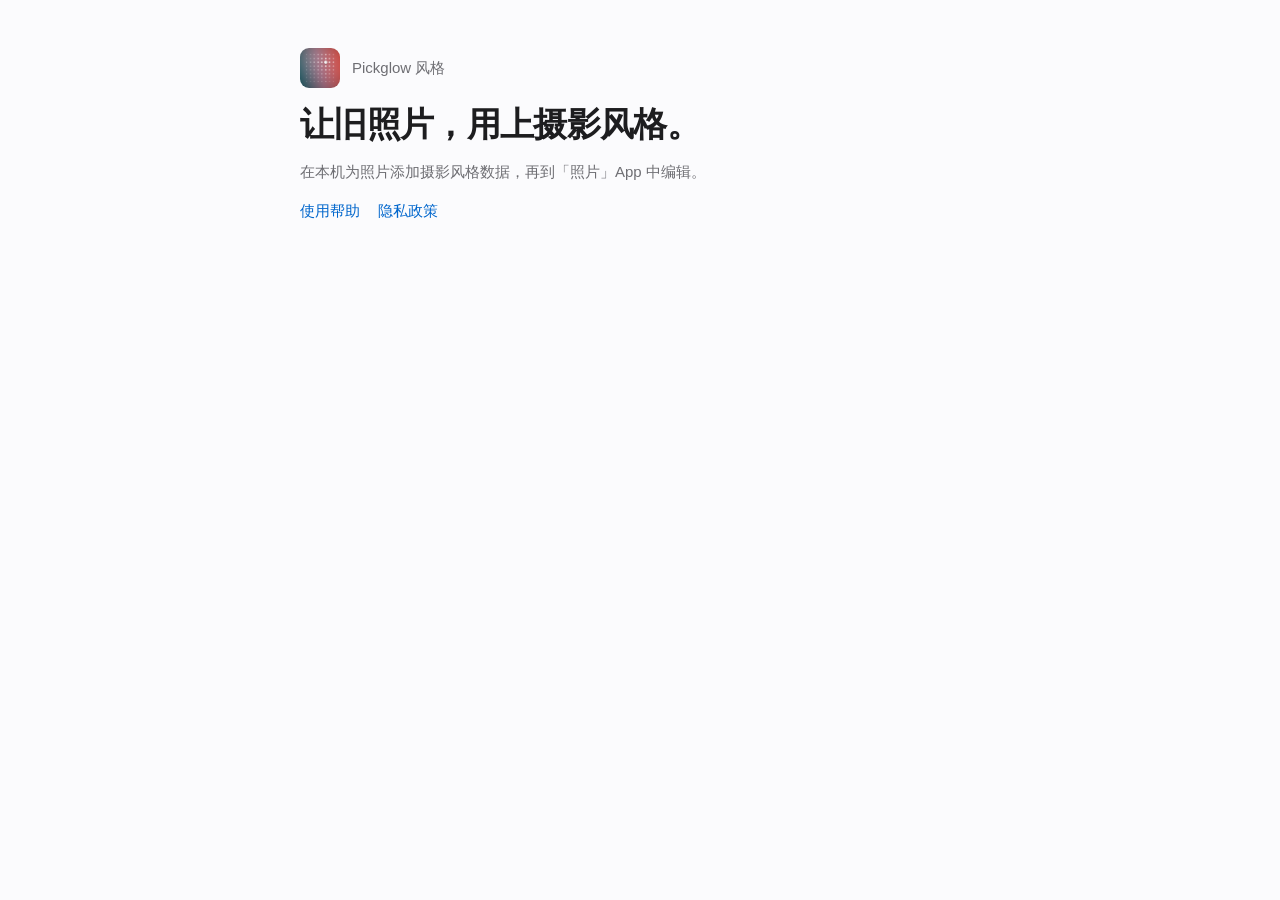
<file: index.html>
<!doctype html>
<html lang="zh-Hans">
<head>
<meta charset="utf-8">
<meta name="viewport" content="width=device-width, initial-scale=1">
<title>Pickglow 风格</title>
<link rel="stylesheet" href="style.css">
</head>
<body>
<main>
  <header>
    <div class="app"><img src="icon.png" alt=""> Pickglow 风格</div>
    <h1>让旧照片，用上摄影风格。</h1>
    <p class="muted">在本机为照片添加摄影风格数据，再到「照片」App 中编辑。</p>
    <nav><a href="support.html">使用帮助</a><a href="privacy.html">隐私政策</a></nav>
  </header>
</main>
</body>
</html>
</file>
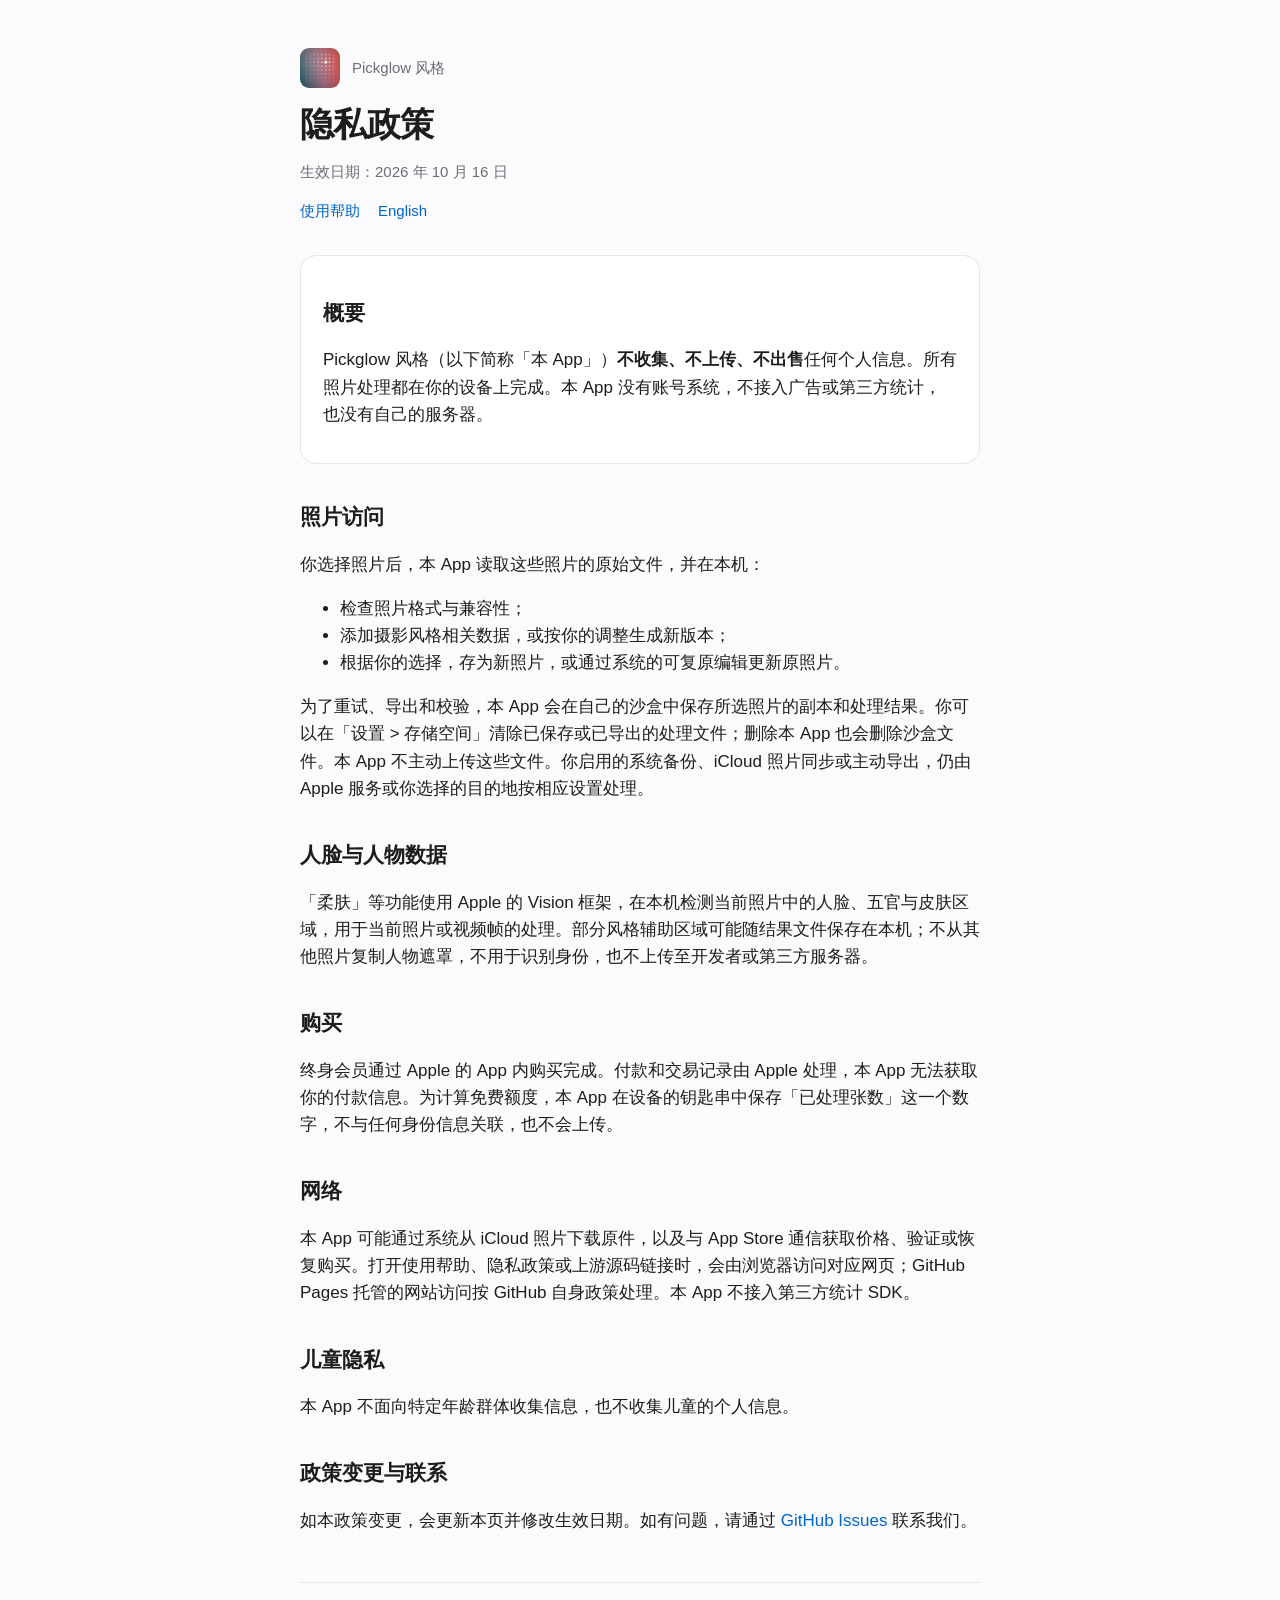
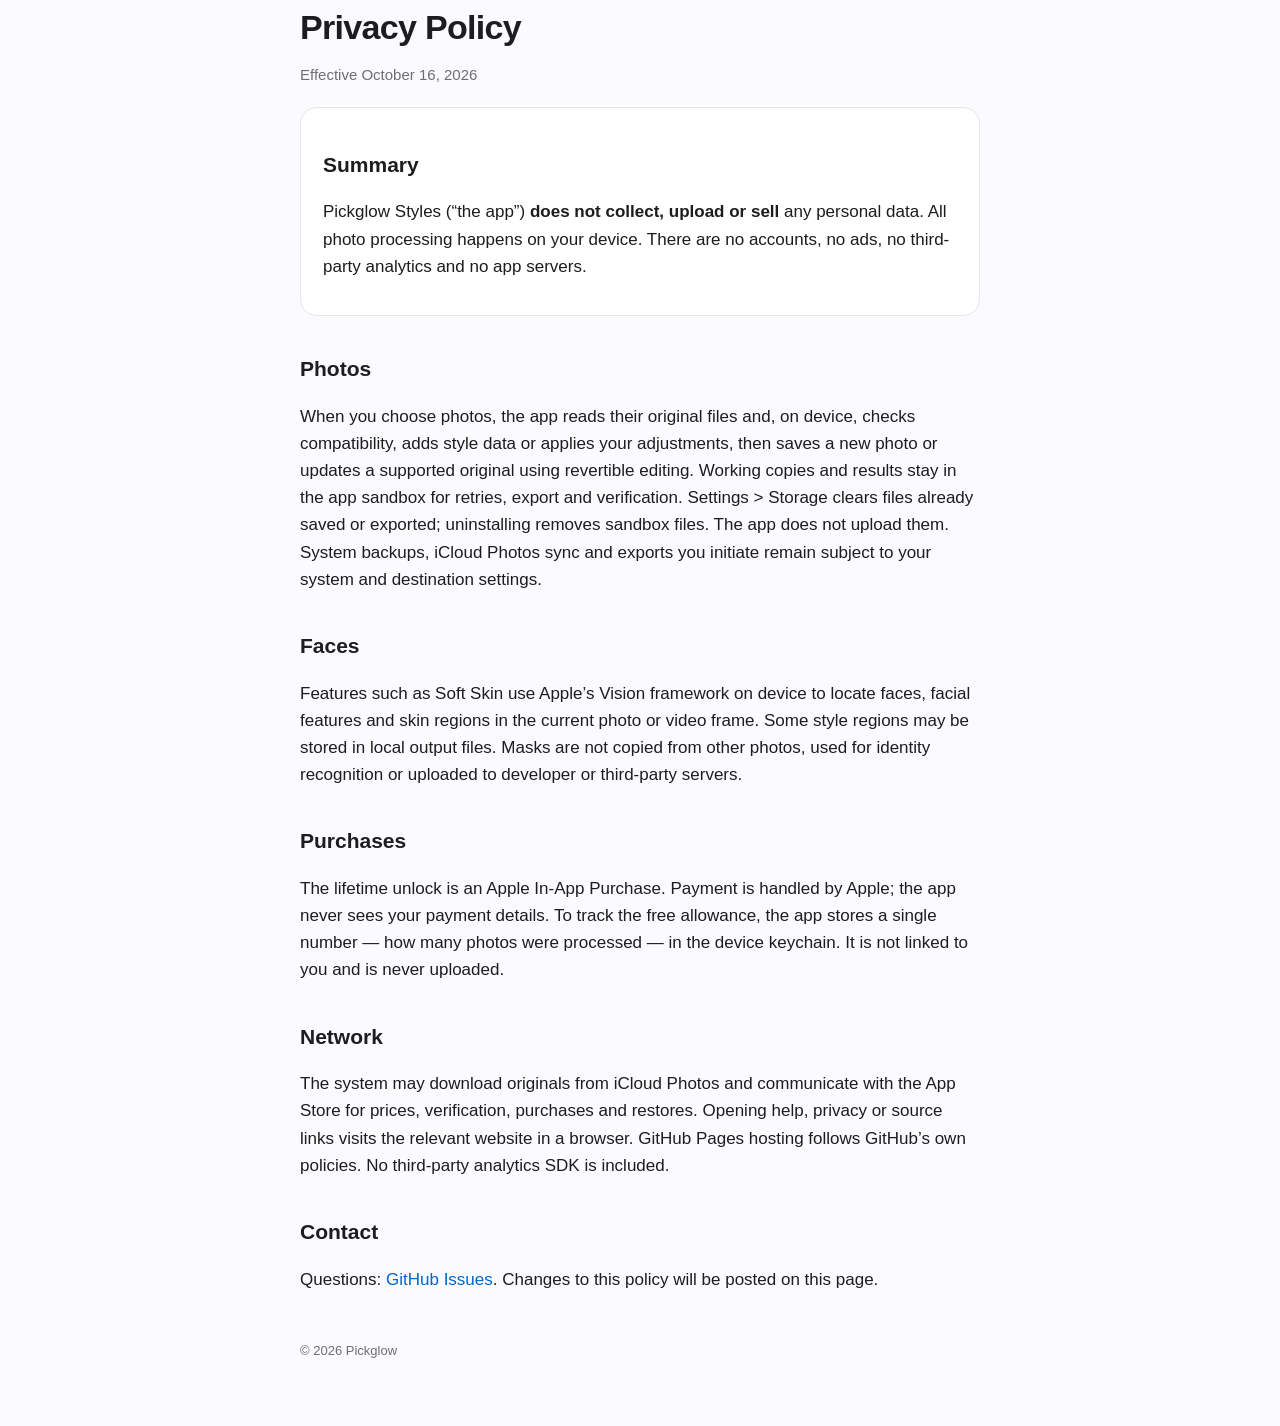
<file: privacy.html>
<!doctype html>
<html lang="zh-Hans">
<head>
<meta charset="utf-8">
<meta name="viewport" content="width=device-width, initial-scale=1">
<title>隐私政策 · Pickglow 风格</title>
<link rel="stylesheet" href="style.css">
</head>
<body>
<main>
  <header>
    <div class="app"><img src="icon.png" alt=""> Pickglow 风格</div>
    <h1>隐私政策</h1>
    <p class="muted">生效日期：2026 年 10 月 16 日</p>
    <nav><a href="support.html">使用帮助</a><a href="#en">English</a></nav>
  </header>

  <section class="card">
    <h2>概要</h2>
    <p>Pickglow 风格（以下简称「本 App」）<strong>不收集、不上传、不出售</strong>任何个人信息。所有照片处理都在你的设备上完成。本 App 没有账号系统，不接入广告或第三方统计，也没有自己的服务器。</p>
  </section>

  <h2>照片访问</h2>
  <p>你选择照片后，本 App 读取这些照片的原始文件，并在本机：</p>
  <ul>
    <li>检查照片格式与兼容性；</li>
    <li>添加摄影风格相关数据，或按你的调整生成新版本；</li>
    <li>根据你的选择，存为新照片，或通过系统的可复原编辑更新原照片。</li>
  </ul>
  <p>为了重试、导出和校验，本 App 会在自己的沙盒中保存所选照片的副本和处理结果。你可以在「设置 &gt; 存储空间」清除已保存或已导出的处理文件；删除本 App 也会删除沙盒文件。本 App 不主动上传这些文件。你启用的系统备份、iCloud 照片同步或主动导出，仍由 Apple 服务或你选择的目的地按相应设置处理。</p>

  <h2>人脸与人物数据</h2>
  <p>「柔肤」等功能使用 Apple 的 Vision 框架，在本机检测当前照片中的人脸、五官与皮肤区域，用于当前照片或视频帧的处理。部分风格辅助区域可能随结果文件保存在本机；不从其他照片复制人物遮罩，不用于识别身份，也不上传至开发者或第三方服务器。</p>

  <h2>购买</h2>
  <p>终身会员通过 Apple 的 App 内购买完成。付款和交易记录由 Apple 处理，本 App 无法获取你的付款信息。为计算免费额度，本 App 在设备的钥匙串中保存「已处理张数」这一个数字，不与任何身份信息关联，也不会上传。</p>

  <h2>网络</h2>
  <p>本 App 可能通过系统从 iCloud 照片下载原件，以及与 App Store 通信获取价格、验证或恢复购买。打开使用帮助、隐私政策或上游源码链接时，会由浏览器访问对应网页；GitHub Pages 托管的网站访问按 GitHub 自身政策处理。本 App 不接入第三方统计 SDK。</p>

  <h2>儿童隐私</h2>
  <p>本 App 不面向特定年龄群体收集信息，也不收集儿童的个人信息。</p>

  <h2>政策变更与联系</h2>
  <p>如本政策变更，会更新本页并修改生效日期。如有问题，请通过 <a href="https://github.com/Yshfan/pickglow/issues">GitHub Issues</a> 联系我们。</p>

  <hr id="en">
  <h1>Privacy Policy</h1>
  <p class="muted">Effective October 16, 2026</p>
  <section class="card">
    <h2>Summary</h2>
    <p>Pickglow Styles (“the app”) <strong>does not collect, upload or sell</strong> any personal data. All photo processing happens on your device. There are no accounts, no ads, no third-party analytics and no app servers.</p>
  </section>
  <h2>Photos</h2>
  <p>When you choose photos, the app reads their original files and, on device, checks compatibility, adds style data or applies your adjustments, then saves a new photo or updates a supported original using revertible editing. Working copies and results stay in the app sandbox for retries, export and verification. Settings &gt; Storage clears files already saved or exported; uninstalling removes sandbox files. The app does not upload them. System backups, iCloud Photos sync and exports you initiate remain subject to your system and destination settings.</p>
  <h2>Faces</h2>
  <p>Features such as Soft Skin use Apple’s Vision framework on device to locate faces, facial features and skin regions in the current photo or video frame. Some style regions may be stored in local output files. Masks are not copied from other photos, used for identity recognition or uploaded to developer or third-party servers.</p>
  <h2>Purchases</h2>
  <p>The lifetime unlock is an Apple In-App Purchase. Payment is handled by Apple; the app never sees your payment details. To track the free allowance, the app stores a single number — how many photos were processed — in the device keychain. It is not linked to you and is never uploaded.</p>
  <h2>Network</h2>
  <p>The system may download originals from iCloud Photos and communicate with the App Store for prices, verification, purchases and restores. Opening help, privacy or source links visits the relevant website in a browser. GitHub Pages hosting follows GitHub’s own policies. No third-party analytics SDK is included.</p>
  <h2>Contact</h2>
  <p>Questions: <a href="https://github.com/Yshfan/pickglow/issues">GitHub Issues</a>. Changes to this policy will be posted on this page.</p>

  <footer>© 2026 Pickglow</footer>
</main>
</body>
</html>
</file>
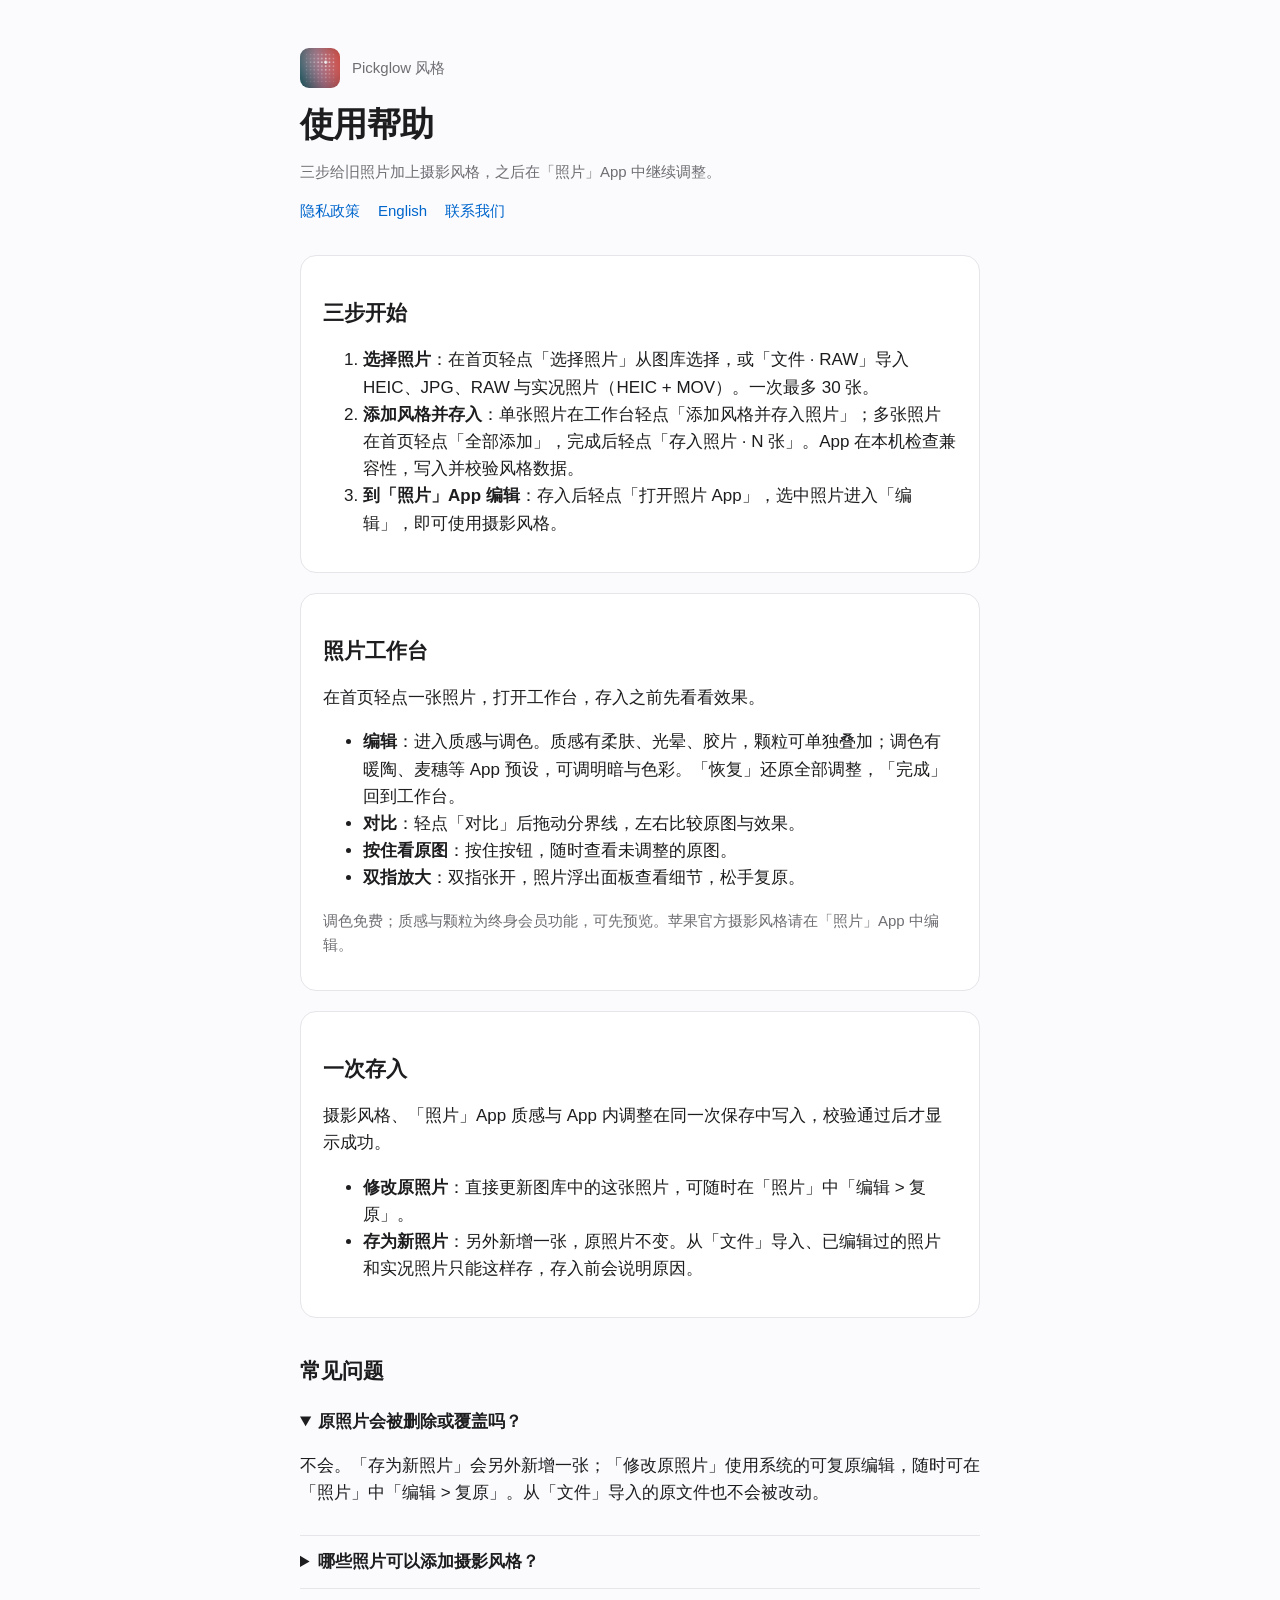
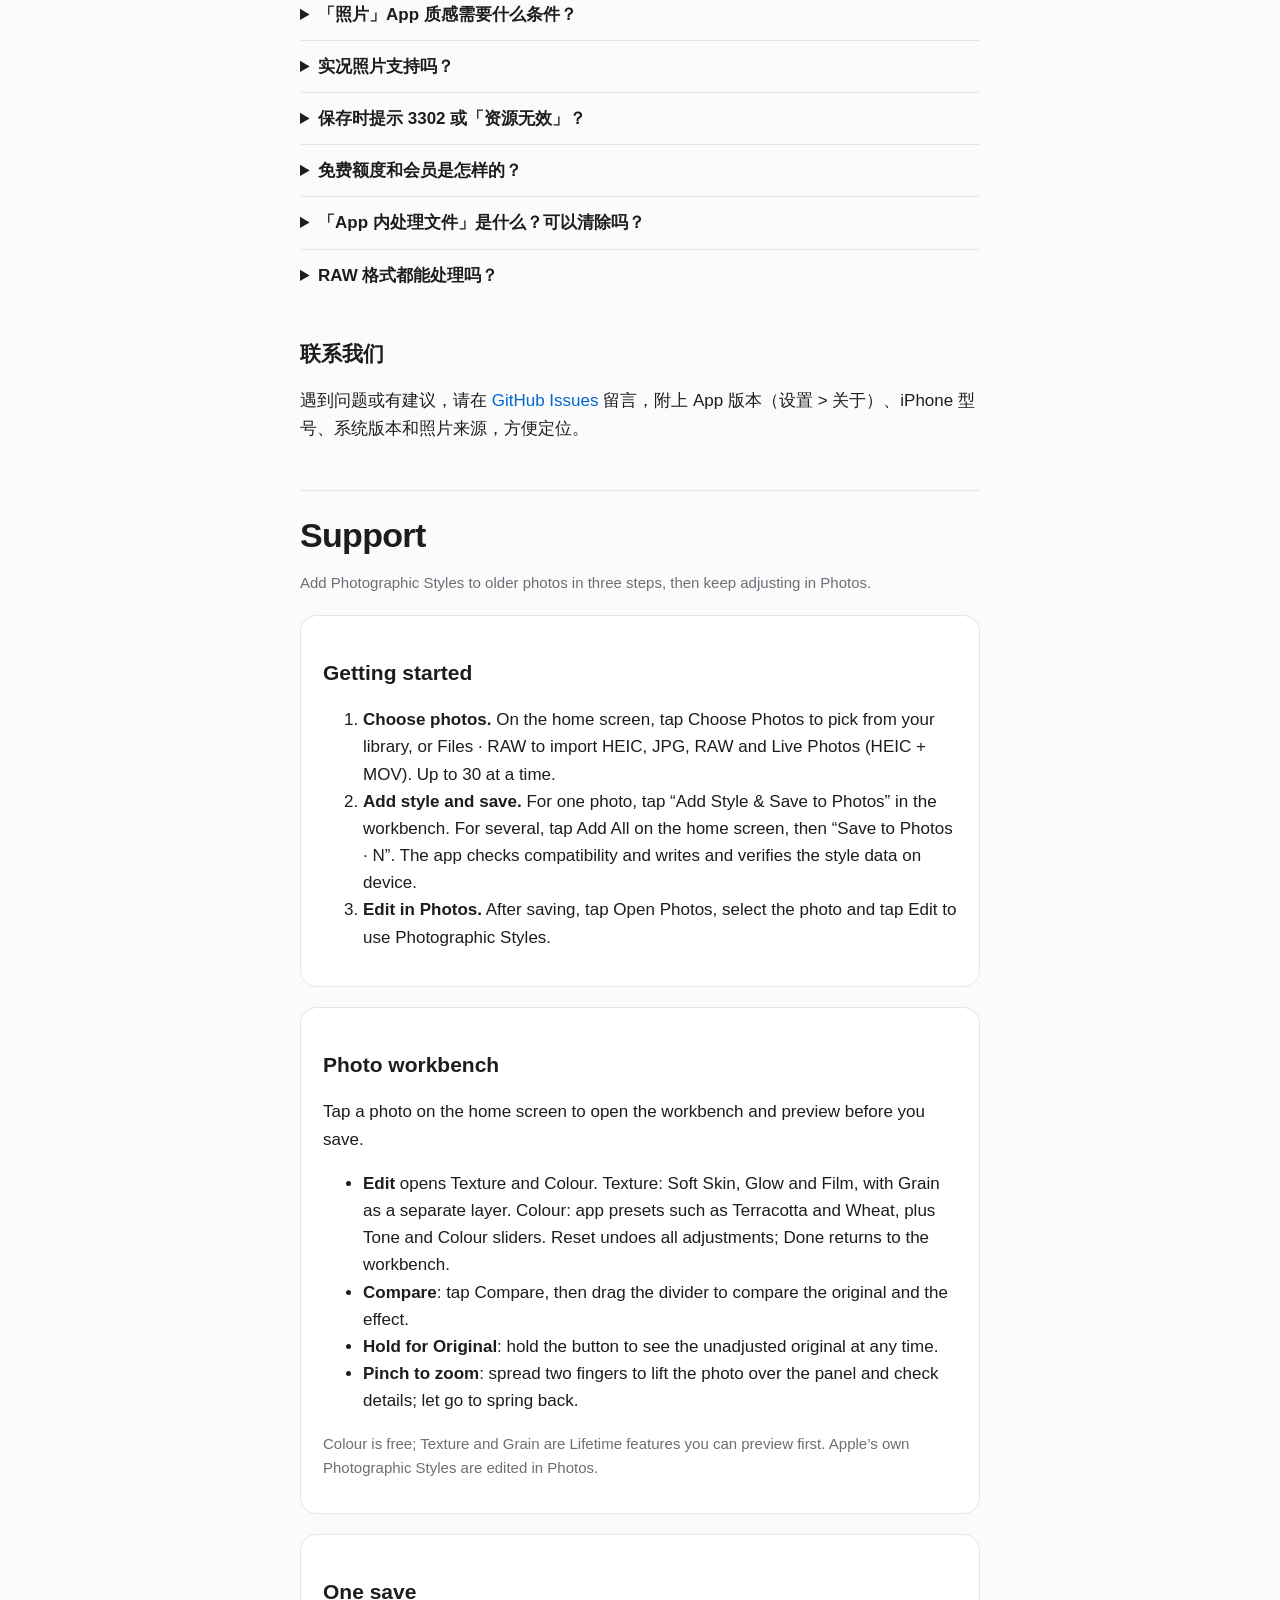
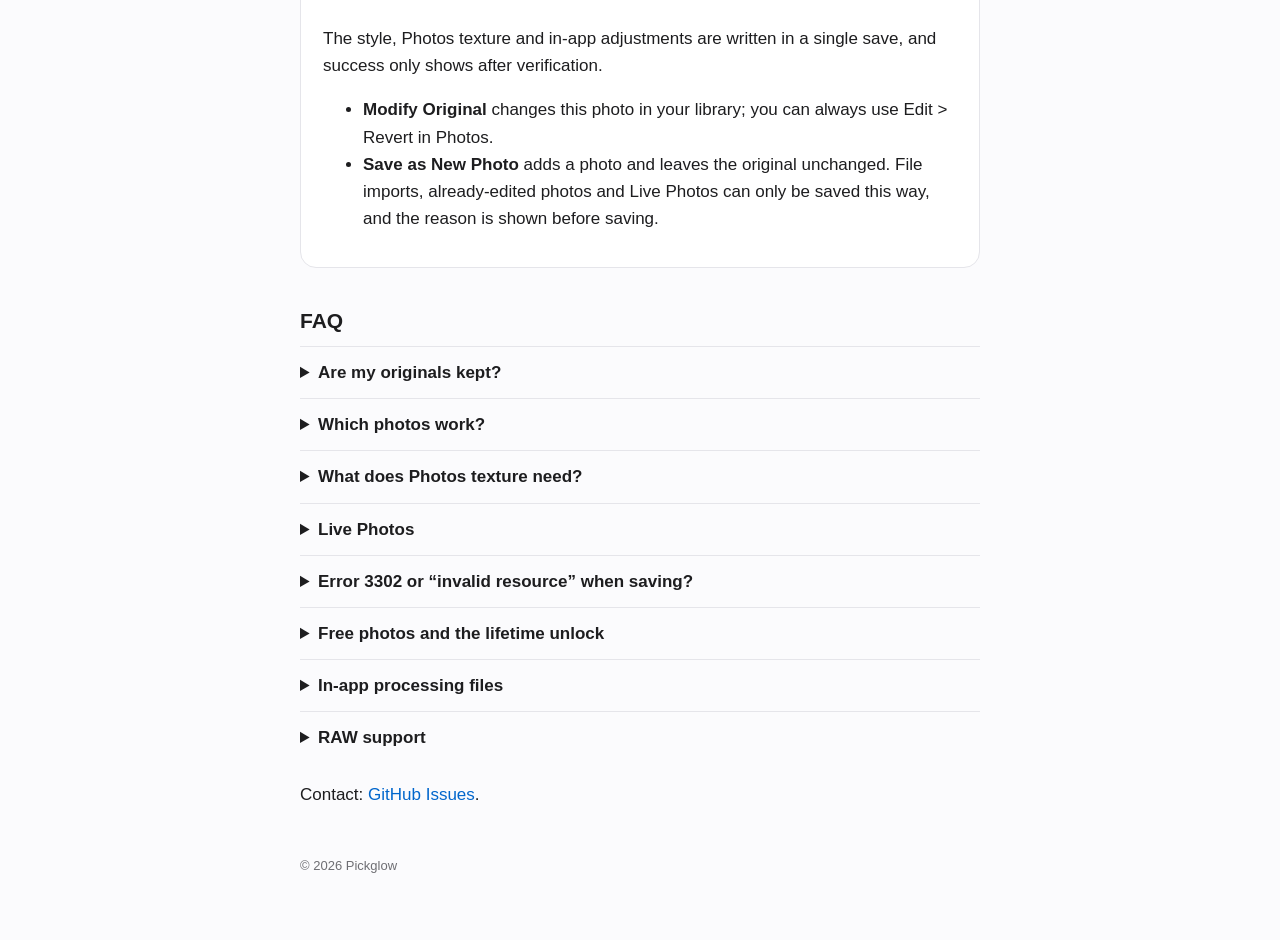
<file: support.html>
<!doctype html>
<html lang="zh-Hans">
<head>
<meta charset="utf-8">
<meta name="viewport" content="width=device-width, initial-scale=1">
<title>使用帮助 · Pickglow 风格</title>
<link rel="stylesheet" href="style.css">
</head>
<body>
<main>
  <header>
    <div class="app"><img src="icon.png" alt=""> Pickglow 风格</div>
    <h1>使用帮助</h1>
    <p class="muted">三步给旧照片加上摄影风格，之后在「照片」App 中继续调整。</p>
    <nav><a href="privacy.html">隐私政策</a><a href="#en">English</a><a href="https://github.com/Yshfan/pickglow/issues">联系我们</a></nav>
  </header>

  <section class="card">
    <h2>三步开始</h2>
    <ol>
      <li><strong>选择照片</strong>：在首页轻点「选择照片」从图库选择，或「文件 · RAW」导入 HEIC、JPG、RAW 与实况照片（HEIC + MOV）。一次最多 30 张。</li>
      <li><strong>添加风格并存入</strong>：单张照片在工作台轻点「添加风格并存入照片」；多张照片在首页轻点「全部添加」，完成后轻点「存入照片 · N 张」。App 在本机检查兼容性，写入并校验风格数据。</li>
      <li><strong>到「照片」App 编辑</strong>：存入后轻点「打开照片 App」，选中照片进入「编辑」，即可使用摄影风格。</li>
    </ol>
  </section>

  <section class="card">
    <h2>照片工作台</h2>
    <p>在首页轻点一张照片，打开工作台，存入之前先看看效果。</p>
    <ul>
      <li><strong>编辑</strong>：进入质感与调色。质感有柔肤、光晕、胶片，颗粒可单独叠加；调色有暖陶、麦穗等 App 预设，可调明暗与色彩。「恢复」还原全部调整，「完成」回到工作台。</li>
      <li><strong>对比</strong>：轻点「对比」后拖动分界线，左右比较原图与效果。</li>
      <li><strong>按住看原图</strong>：按住按钮，随时查看未调整的原图。</li>
      <li><strong>双指放大</strong>：双指张开，照片浮出面板查看细节，松手复原。</li>
    </ul>
    <p class="muted">调色免费；质感与颗粒为终身会员功能，可先预览。苹果官方摄影风格请在「照片」App 中编辑。</p>
  </section>

  <section class="card">
    <h2>一次存入</h2>
    <p>摄影风格、「照片」App 质感与 App 内调整在同一次保存中写入，校验通过后才显示成功。</p>
    <ul>
      <li><strong>修改原照片</strong>：直接更新图库中的这张照片，可随时在「照片」中「编辑 &gt; 复原」。</li>
      <li><strong>存为新照片</strong>：另外新增一张，原照片不变。从「文件」导入、已编辑过的照片和实况照片只能这样存，存入前会说明原因。</li>
    </ul>
  </section>

  <h2>常见问题</h2>
  <details open><summary>原照片会被删除或覆盖吗？</summary>
    <p>不会。「存为新照片」会另外新增一张；「修改原照片」使用系统的可复原编辑，随时可在「照片」中「编辑 &gt; 复原」。从「文件」导入的原文件也不会被改动。</p></details>
  <details><summary>哪些照片可以添加摄影风格？</summary>
    <p>主要面向 iPhone 15 及更早机型拍摄的 HEIC 照片，以及相机拍摄的 JPG / RAW。相机 JPG 会先转为 HEIC 再添加风格，可在「设置」中调整 HEIC 画质。能否在「照片」中编辑摄影风格，取决于照片、机型和系统版本。</p></details>
  <details><summary>「照片」App 质感需要什么条件？</summary>
    <p>写入「照片」App 的质感、颗粒与光晕需要 iOS 27 或更高版本，可在「设置 &gt; 摄影风格」中开关。它与 App 内的质感效果是两项不同的功能。</p></details>
  <details><summary>实况照片支持吗？</summary>
    <p>支持。照片与视频一起添加摄影风格和 App 内效果，存为新的实况照片，原实况照片及其视频保留。在工作台中可以播放预览效果，或切换查看原视频。</p></details>
  <details><summary>保存时提示 3302 或「资源无效」？</summary>
    <p>这是系统拒绝了写回原照片。请改用「存为新照片」，原照片保持不变。</p></details>
  <details><summary>免费额度和会员是怎样的？</summary>
    <p>可免费成功生成并校验 10 张风格照片，导入失败不计数，同一结果保存失败后的重试不重复计数。额度只在本机记录，不跨设备同步。一次购买「终身会员」即可不限张数，并解锁质感与颗粒，无订阅。更换设备或重装后，在「设置 &gt; 会员」中轻点「恢复购买」。购买按钮显示当前 App Store 地区的实际价格；其他地区采用 Apple 以人民币 18 元为基准自动生成的价格档位，并非实时汇率报价。</p></details>
  <details><summary>「App 内处理文件」是什么？可以清除吗？</summary>
    <p>导入时 App 会复制一份原件并保存处理结果，用于重试、导出和检查。它们只在本 App 内，不是「照片」里的照片。在「设置 &gt; 存储空间」可清除已保存或已导出的部分。</p></details>
  <details><summary>RAW 格式都能处理吗？</summary><p>不能保证。DNG、RW2、ARW 等需要逐个检查系统是否能解码该格式及具体相机型号。不能解码时会显示失败；可从相机导出 JPG 再尝试。</p></details>

  <h2>联系我们</h2>
  <p>遇到问题或有建议，请在 <a href="https://github.com/Yshfan/pickglow/issues">GitHub Issues</a> 留言，附上 App 版本（设置 &gt; 关于）、iPhone 型号、系统版本和照片来源，方便定位。</p>

  <hr id="en">
  <h1>Support</h1>
  <p class="muted">Add Photographic Styles to older photos in three steps, then keep adjusting in Photos.</p>
  <section class="card">
    <h2>Getting started</h2>
    <ol>
      <li><strong>Choose photos.</strong> On the home screen, tap Choose Photos to pick from your library, or Files · RAW to import HEIC, JPG, RAW and Live Photos (HEIC + MOV). Up to 30 at a time.</li>
      <li><strong>Add style and save.</strong> For one photo, tap “Add Style &amp; Save to Photos” in the workbench. For several, tap Add All on the home screen, then “Save to Photos · N”. The app checks compatibility and writes and verifies the style data on device.</li>
      <li><strong>Edit in Photos.</strong> After saving, tap Open Photos, select the photo and tap Edit to use Photographic Styles.</li>
    </ol>
  </section>
  <section class="card">
    <h2>Photo workbench</h2>
    <p>Tap a photo on the home screen to open the workbench and preview before you save.</p>
    <ul>
      <li><strong>Edit</strong> opens Texture and Colour. Texture: Soft Skin, Glow and Film, with Grain as a separate layer. Colour: app presets such as Terracotta and Wheat, plus Tone and Colour sliders. Reset undoes all adjustments; Done returns to the workbench.</li>
      <li><strong>Compare</strong>: tap Compare, then drag the divider to compare the original and the effect.</li>
      <li><strong>Hold for Original</strong>: hold the button to see the unadjusted original at any time.</li>
      <li><strong>Pinch to zoom</strong>: spread two fingers to lift the photo over the panel and check details; let go to spring back.</li>
    </ul>
    <p class="muted">Colour is free; Texture and Grain are Lifetime features you can preview first. Apple’s own Photographic Styles are edited in Photos.</p>
  </section>
  <section class="card">
    <h2>One save</h2>
    <p>The style, Photos texture and in-app adjustments are written in a single save, and success only shows after verification.</p>
    <ul>
      <li><strong>Modify Original</strong> changes this photo in your library; you can always use Edit &gt; Revert in Photos.</li>
      <li><strong>Save as New Photo</strong> adds a photo and leaves the original unchanged. File imports, already-edited photos and Live Photos can only be saved this way, and the reason is shown before saving.</li>
    </ul>
  </section>
  <h2>FAQ</h2>
  <details><summary>Are my originals kept?</summary><p>Yes. Saving as new adds a photo; updating the original uses revertible editing (Edit &gt; Revert in Photos). Imported files are never modified.</p></details>
  <details><summary>Which photos work?</summary><p>Mainly HEIC photos from iPhone 15 and earlier, plus camera JPG / RAW. Camera JPGs are converted to HEIC before the style is added; set the HEIC quality in Settings. Native style editing depends on the photo, device and iOS version.</p></details>
  <details><summary>What does Photos texture need?</summary><p>Texture, Grain &amp; Glow written for Photos need iOS 27 or later and can be switched in Settings &gt; Photographic Styles. This is separate from the app’s own texture effects.</p></details>
  <details><summary>Live Photos</summary><p>Supported. The photo and video get the style and in-app effects together and are saved as a new Live Photo; the original Live Photo and its video are kept. In the workbench you can play a preview of the effect or switch to the original video.</p></details>
  <details><summary>Error 3302 or “invalid resource” when saving?</summary><p>The system refused to write back to the original. Use Save as New Photo instead; the original stays unchanged.</p></details>
  <details><summary>Free photos and the lifetime unlock</summary><p>10 successfully generated and verified style outputs are free. Failed imports do not count; retrying a failed save of the same output is not charged twice. The local allowance does not sync across devices. A one-time Lifetime purchase removes the limit and unlocks Texture and Grain, with no subscription. Restore ownership in Settings &gt; Membership &gt; Restore Purchases. The purchase button shows the current App Store price for your region. Apple derives regional price points from the CNY 18 base; this is not a live exchange-rate quote.</p></details>
  <details><summary>In-app processing files</summary><p>On import the app keeps a copy of the original and the results for retries, export and verification. They live only inside the app, not in Photos. Clear the saved or exported ones in Settings &gt; Storage.</p></details>
  <details><summary>RAW support</summary><p>Each DNG, RW2, ARW or other RAW file is checked against the system decoder for its format and camera model. Universal support is not promised. Export a JPG from the camera if decoding fails.</p></details>
  <p>Contact: <a href="https://github.com/Yshfan/pickglow/issues">GitHub Issues</a>.</p>

  <footer>© 2026 Pickglow</footer>
</main>
</body>
</html>
</file>
<file: style.css>
:root { --bg: #fbfbfd; --text: #1d1d1f; --muted: #6e6e73; --line: #e5e5ea; --card: #ffffff; --link: #0066cc; }
@media (prefers-color-scheme: dark) {
  :root { --bg: #000; --text: #f5f5f7; --muted: #a1a1a6; --line: #2c2c2e; --card: #1c1c1e; --link: #2997ff; }
}
* { box-sizing: border-box; }
body { margin: 0; background: var(--bg); color: var(--text);
  font: 17px/1.6 -apple-system, BlinkMacSystemFont, "PingFang SC", "Helvetica Neue", sans-serif; }
main { max-width: 720px; margin: 0 auto; padding: 48px 20px 64px; }
header { margin-bottom: 32px; }
.app { display: flex; align-items: center; gap: 12px; color: var(--muted); font-size: 15px; }
.app img { width: 40px; height: 40px; border-radius: 9px; }
h1 { font-size: 34px; line-height: 1.2; margin: 16px 0 8px; letter-spacing: -0.02em; }
h2 { font-size: 21px; margin: 36px 0 8px; }
p, li { color: var(--text); }
.muted { color: var(--muted); font-size: 15px; }
section.card { background: var(--card); border: 1px solid var(--line); border-radius: 16px; padding: 4px 22px 18px; margin-top: 20px; }
a { color: var(--link); text-decoration: none; } a:hover { text-decoration: underline; }
nav { display: flex; gap: 18px; flex-wrap: wrap; font-size: 15px; margin-top: 12px; }
hr { border: 0; border-top: 1px solid var(--line); margin: 48px 0 24px; }
details { border-top: 1px solid var(--line); padding: 12px 0; }
details:first-of-type { border-top: 0; }
summary { cursor: pointer; font-weight: 600; }
footer { margin-top: 48px; color: var(--muted); font-size: 13px; }
</file>
